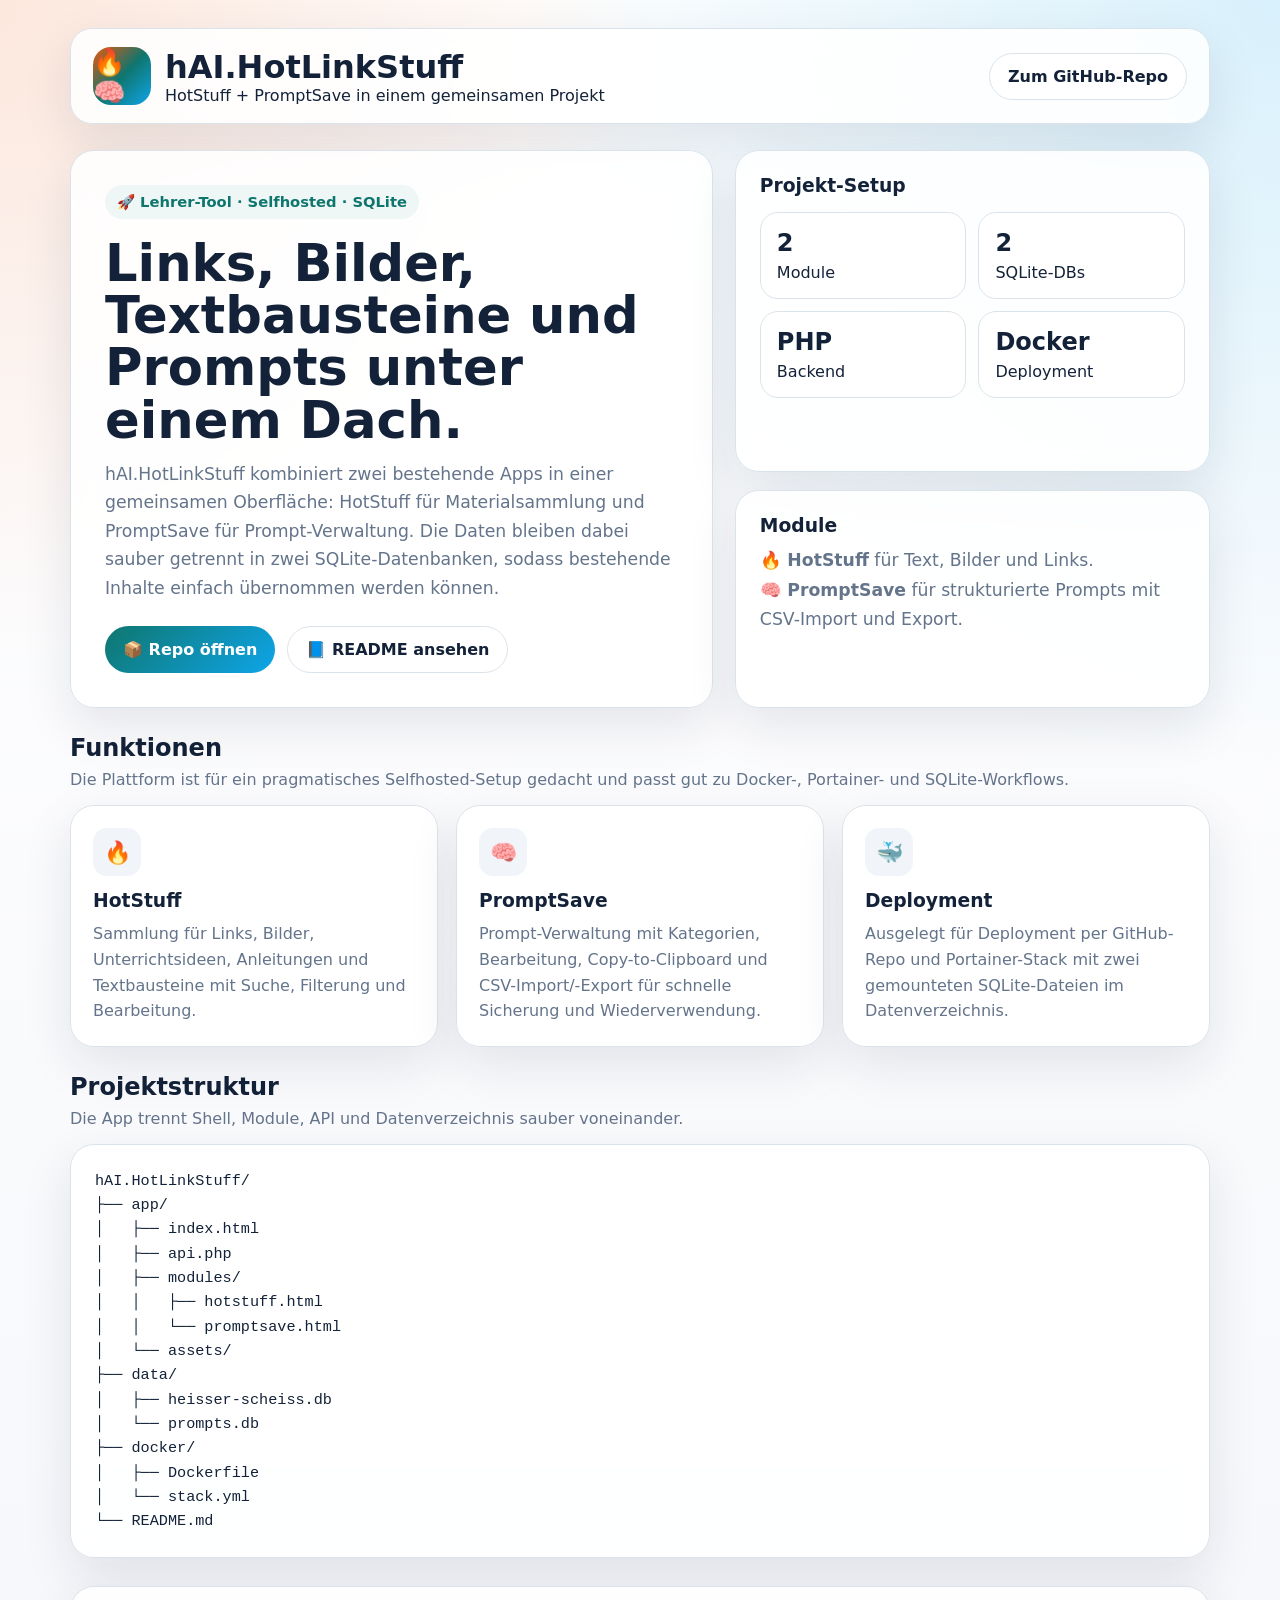
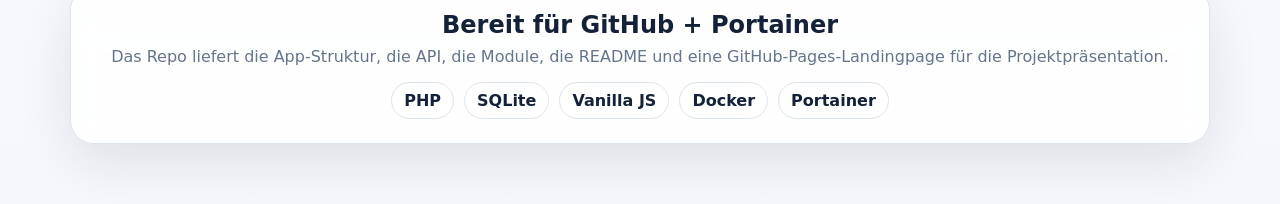
<file: index.html>
<!DOCTYPE html>
<html lang="de">
<head>
  <meta charset="UTF-8" />
  <meta name="viewport" content="width=device-width, initial-scale=1.0" />
  <title>hAI.HotLinkStuff</title>
  <meta name="description" content="hAI.HotLinkStuff vereint HotStuff und PromptSave in einem Projekt für Links, Bilder, Textbausteine und Prompts." />
  <style>
    :root {
      --bg: #f6f7fb;
      --surface: rgba(255,255,255,0.88);
      --text: #132238;
      --muted: #64748b;
      --border: #dbe3ea;
      --accent: #0f766e;
      --accent-2: #ea580c;
      --accent-3: #0ea5e9;
      --shadow: 0 18px 50px rgba(19, 34, 56, 0.10);
      --radius: 24px;
    }
    * { box-sizing: border-box; }
    body {
      margin: 0;
      font-family: Inter, system-ui, sans-serif;
      color: var(--text);
      background:
        radial-gradient(circle at top left, rgba(234,88,12,0.14), transparent 30%),
        radial-gradient(circle at top right, rgba(14,165,233,0.16), transparent 35%),
        linear-gradient(180deg, #ffffff 0%, #f6f7fb 100%);
    }
    .wrap { max-width: 1180px; margin: 0 auto; padding: 28px 20px 60px; }
    .topbar {
      display: flex; justify-content: space-between; align-items: center; gap: 18px;
      padding: 18px 22px; border: 1px solid var(--border); border-radius: 22px;
      background: var(--surface); backdrop-filter: blur(12px); box-shadow: var(--shadow);
    }
    .brand { display: flex; gap: 14px; align-items: center; }
    .brand-mark {
      width: 58px; height: 58px; border-radius: 18px; display: grid; place-items: center;
      font-size: 26px; color: white;
      background: linear-gradient(135deg, var(--accent-2), var(--accent), var(--accent-3));
    }
    h1,h2,h3,p { margin: 0; }
    .hero {
      margin-top: 26px;
      display: grid; grid-template-columns: 1.15fr 0.85fr; gap: 22px;
      align-items: stretch;
    }
    .hero-card, .panel, .feature, .code, .footer-card {
      border: 1px solid var(--border); border-radius: var(--radius); background: var(--surface);
      backdrop-filter: blur(12px); box-shadow: var(--shadow);
    }
    .hero-card { padding: 34px; }
    .eyebrow {
      display: inline-flex; gap: 8px; align-items: center; padding: 8px 12px;
      border-radius: 999px; background: #eef7f6; color: var(--accent); font-weight: 700; font-size: 0.92rem;
      margin-bottom: 18px;
    }
    .hero h2 { font-size: clamp(2rem, 4vw, 4rem); line-height: 1.02; margin-bottom: 14px; }
    .hero p { color: var(--muted); font-size: 1.08rem; line-height: 1.65; max-width: 60ch; }
    .hero-actions { display: flex; gap: 12px; flex-wrap: wrap; margin-top: 24px; }
    .btn {
      display: inline-flex; align-items: center; justify-content: center; gap: 10px;
      padding: 13px 18px; border-radius: 999px; text-decoration: none; font-weight: 700;
      border: 1px solid var(--border); transition: 0.2s ease;
    }
    .btn.primary { background: linear-gradient(135deg, var(--accent), var(--accent-3)); color: #fff; border: none; }
    .btn.secondary { background: #fff; color: var(--text); }
    .btn:hover { transform: translateY(-1px); }
    .hero-side { display: grid; gap: 18px; }
    .panel { padding: 24px; }
    .stat-grid { display: grid; grid-template-columns: repeat(2, 1fr); gap: 12px; margin-top: 16px; }
    .stat {
      padding: 16px; border-radius: 18px; background: #fff; border: 1px solid var(--border);
    }
    .stat strong { display: block; font-size: 1.5rem; margin-bottom: 6px; }
    .section { margin-top: 26px; }
    .section-head { margin-bottom: 16px; }
    .section-head p { color: var(--muted); margin-top: 8px; }
    .feature-grid { display: grid; grid-template-columns: repeat(3, 1fr); gap: 18px; }
    .feature { padding: 22px; }
    .feature .icon {
      width: 48px; height: 48px; border-radius: 14px; display: grid; place-items: center;
      background: #f1f5f9; font-size: 22px; margin-bottom: 14px;
    }
    .feature p { color: var(--muted); margin-top: 10px; line-height: 1.6; }
    .code { padding: 24px; overflow: auto; }
    pre { margin: 0; font-size: 0.95rem; line-height: 1.6; }
    .footer-card { margin-top: 28px; padding: 24px; text-align: center; }
    .footer-card p { color: var(--muted); margin-top: 8px; }
    .mini-badges { display: flex; gap: 10px; flex-wrap: wrap; margin-top: 16px; justify-content: center; }
    .mini-badges span {
      padding: 8px 12px; border-radius: 999px; background: #fff; border: 1px solid var(--border); font-weight: 600;
    }
    @media (max-width: 980px) {
      .hero, .feature-grid { grid-template-columns: 1fr; }
      .topbar { flex-direction: column; align-items: flex-start; }
    }
  </style>
</head>
<body>
  <div class="wrap">
    <header class="topbar">
      <div class="brand">
        <div class="brand-mark">🔥🧠</div>
        <div>
          <h1>hAI.HotLinkStuff</h1>
          <p>HotStuff + PromptSave in einem gemeinsamen Projekt</p>
        </div>
      </div>
      <a class="btn secondary" href="https://github.com/jbkunama1/hAi.HotLinkStuff" target="_blank" rel="noopener noreferrer">Zum GitHub-Repo</a>
    </header>

    <section class="hero">
      <article class="hero-card">
        <div class="eyebrow">🚀 Lehrer-Tool · Selfhosted · SQLite</div>
        <h2>Links, Bilder, Textbausteine und Prompts unter einem Dach.</h2>
        <p>
          hAI.HotLinkStuff kombiniert zwei bestehende Apps in einer gemeinsamen Oberfläche: HotStuff für Materialsammlung und PromptSave für Prompt-Verwaltung.
          Die Daten bleiben dabei sauber getrennt in zwei SQLite-Datenbanken, sodass bestehende Inhalte einfach übernommen werden können.
        </p>
        <div class="hero-actions">
          <a class="btn primary" href="https://github.com/jbkunama1/hAi.HotLinkStuff" target="_blank" rel="noopener noreferrer">📦 Repo öffnen</a>
          <a class="btn secondary" href="./README.md" target="_blank" rel="noopener noreferrer">📘 README ansehen</a>
        </div>
      </article>

      <aside class="hero-side">
        <div class="panel">
          <h3>Projekt-Setup</h3>
          <div class="stat-grid">
            <div class="stat"><strong>2</strong><span>Module</span></div>
            <div class="stat"><strong>2</strong><span>SQLite-DBs</span></div>
            <div class="stat"><strong>PHP</strong><span>Backend</span></div>
            <div class="stat"><strong>Docker</strong><span>Deployment</span></div>
          </div>
        </div>
        <div class="panel">
          <h3>Module</h3>
          <p style="margin-top:10px;color:var(--muted);line-height:1.7;">
            🔥 <strong>HotStuff</strong> für Text, Bilder und Links.<br>
            🧠 <strong>PromptSave</strong> für strukturierte Prompts mit CSV-Import und Export.
          </p>
        </div>
      </aside>
    </section>

    <section class="section">
      <div class="section-head">
        <h2>Funktionen</h2>
        <p>Die Plattform ist für ein pragmatisches Selfhosted-Setup gedacht und passt gut zu Docker-, Portainer- und SQLite-Workflows.</p>
      </div>
      <div class="feature-grid">
        <article class="feature">
          <div class="icon">🔥</div>
          <h3>HotStuff</h3>
          <p>Sammlung für Links, Bilder, Unterrichtsideen, Anleitungen und Textbausteine mit Suche, Filterung und Bearbeitung.</p>
        </article>
        <article class="feature">
          <div class="icon">🧠</div>
          <h3>PromptSave</h3>
          <p>Prompt-Verwaltung mit Kategorien, Bearbeitung, Copy-to-Clipboard und CSV-Import/-Export für schnelle Sicherung und Wiederverwendung.</p>
        </article>
        <article class="feature">
          <div class="icon">🐳</div>
          <h3>Deployment</h3>
          <p>Ausgelegt für Deployment per GitHub-Repo und Portainer-Stack mit zwei gemounteten SQLite-Dateien im Datenverzeichnis.</p>
        </article>
      </div>
    </section>

    <section class="section">
      <div class="section-head">
        <h2>Projektstruktur</h2>
        <p>Die App trennt Shell, Module, API und Datenverzeichnis sauber voneinander.</p>
      </div>
      <div class="code">
<pre>hAI.HotLinkStuff/
├── app/
│   ├── index.html
│   ├── api.php
│   ├── modules/
│   │   ├── hotstuff.html
│   │   └── promptsave.html
│   └── assets/
├── data/
│   ├── heisser-scheiss.db
│   └── prompts.db
├── docker/
│   ├── Dockerfile
│   └── stack.yml
└── README.md</pre>
      </div>
    </section>

    <section class="footer-card">
      <h2>Bereit für GitHub + Portainer</h2>
      <p>Das Repo liefert die App-Struktur, die API, die Module, die README und eine GitHub-Pages-Landingpage für die Projektpräsentation.</p>
      <div class="mini-badges">
        <span>PHP</span>
        <span>SQLite</span>
        <span>Vanilla JS</span>
        <span>Docker</span>
        <span>Portainer</span>
      </div>
    </section>
  </div>
</body>
</html>
</file>
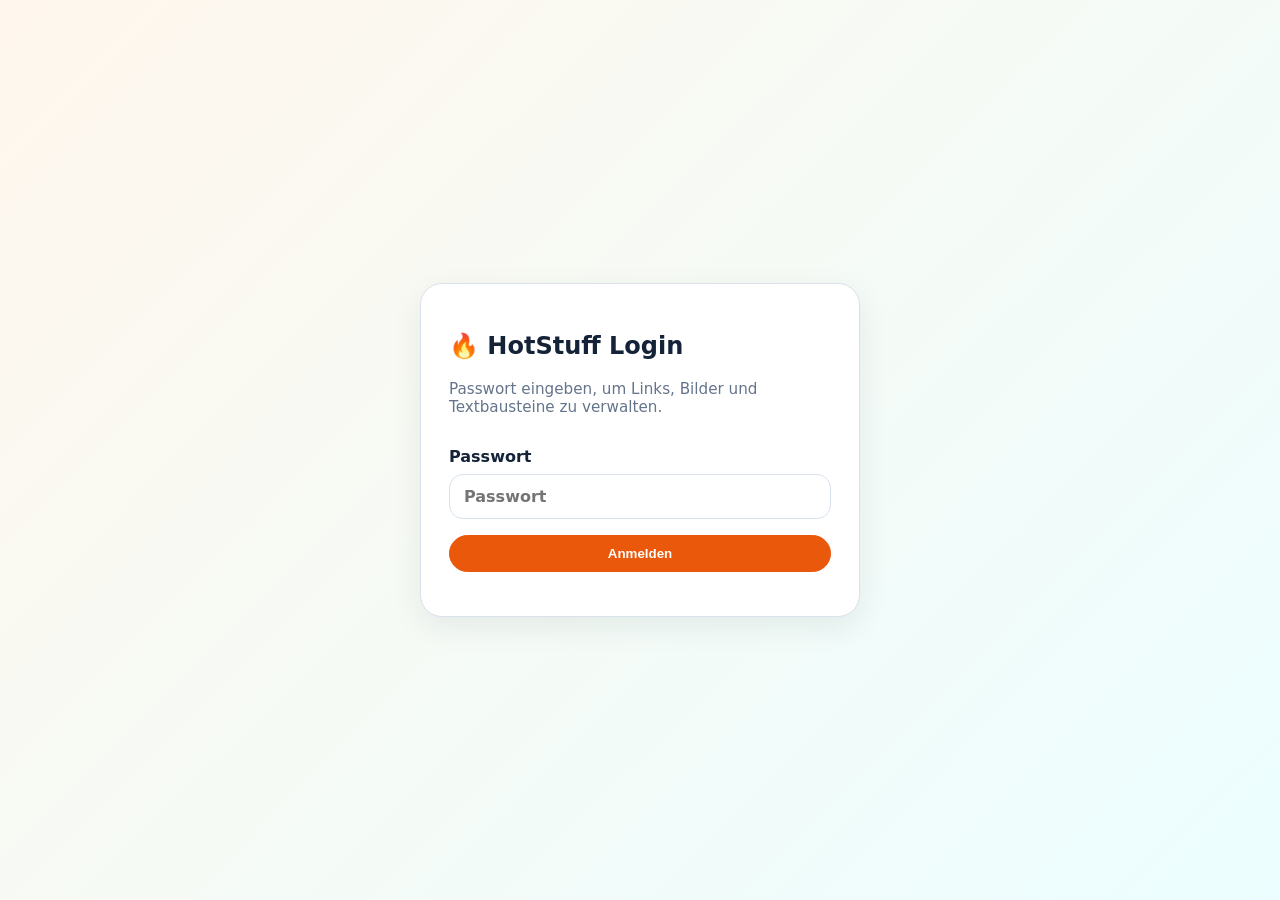
<file: hotstuff.html>
<!DOCTYPE html>
<html lang="de">
<head>
  <meta charset="UTF-8" />
  <meta name="viewport" content="width=device-width, initial-scale=1.0" />
  <title>HotStuff</title>
  <style>
    :root {
      --bg: #f7f8fb;
      --surface: #ffffff;
      --surface-2: #f1f5f9;
      --text: #142338;
      --muted: #64748b;
      --accent: #ea580c;
      --accent-2: #0f766e;
      --border: #d9e2ec;
      --danger: #dc2626;
      --radius: 18px;
      --shadow: 0 10px 30px rgba(20, 35, 56, 0.08);
    }
    * { box-sizing: border-box; }
    body { margin: 0; font-family: Inter, system-ui, sans-serif; background: var(--bg); color: var(--text); padding: 24px; }
    .wrap { max-width: 1400px; margin: 0 auto; }
    .topbar, .toolbar, .modal-card, .card { background: var(--surface); border: 1px solid var(--border); border-radius: var(--radius); box-shadow: var(--shadow); }
    .topbar { padding: 20px; display: flex; justify-content: space-between; align-items: center; gap: 16px; margin-bottom: 16px; }
    .brand { display: flex; gap: 14px; align-items: center; }
    .brand-badge { width: 56px; height: 56px; border-radius: 16px; display: grid; place-items: center; background: linear-gradient(135deg, var(--accent), var(--accent-2)); color: #fff; font-size: 26px; }
    .brand h1 { margin: 0; font-size: 1.35rem; }
    .brand p { margin: 5px 0 0; color: var(--muted); }
    .status { display: flex; align-items: center; gap: 8px; color: var(--muted); }
    .dot { width: 10px; height: 10px; border-radius: 50%; background: #94a3b8; }
    .dot.ok { background: #22c55e; }
    .dot.error { background: var(--danger); }
    .toolbar { padding: 16px; margin-bottom: 16px; display: grid; gap: 14px; }
    .toolbar-row { display: flex; gap: 10px; flex-wrap: wrap; align-items: center; }
    .tabs { display: flex; gap: 8px; flex-wrap: wrap; }
    .tab-btn, .btn { border: 1px solid var(--border); background: var(--surface-2); color: var(--text); padding: 10px 14px; border-radius: 999px; cursor: pointer; font-weight: 600; }
    .tab-btn.active, .btn.primary { background: var(--accent); color: #fff; border-color: var(--accent); }
    .btn.secondary { background: var(--accent-2); color: #fff; border-color: var(--accent-2); }
    .btn.danger { background: #fff; color: var(--danger); border-color: #fecaca; }
    .search { flex: 1; min-width: 220px; padding: 12px 14px; border-radius: 14px; border: 1px solid var(--border); background: #fff; }
    .grid { display: grid; grid-template-columns: repeat(auto-fill, minmax(280px, 1fr)); gap: 16px; }
    .card { padding: 18px; display: grid; gap: 12px; }
    .card h3 { margin: 0; font-size: 1.05rem; }
    .meta { display: flex; flex-wrap: wrap; gap: 8px; }
    .badge { padding: 6px 10px; border-radius: 999px; background: #fff7ed; color: #c2410c; font-size: 0.85rem; font-weight: 700; }
    .desc { color: var(--muted); white-space: pre-wrap; }
    .thumb { width: 100%; border-radius: 14px; border: 1px solid var(--border); max-height: 220px; object-fit: cover; }
    .link { word-break: break-all; color: var(--accent-2); text-decoration: none; }
    .card-actions { display: flex; gap: 8px; flex-wrap: wrap; }
    .empty { padding: 32px; text-align: center; color: var(--muted); background: var(--surface); border: 1px dashed var(--border); border-radius: var(--radius); }
    .modal { position: fixed; inset: 0; background: rgba(15, 23, 42, 0.45); display: none; align-items: center; justify-content: center; padding: 20px; z-index: 100; }
    .modal.show { display: flex; }
    .modal-card { width: min(720px, 100%); padding: 22px; max-height: 92vh; overflow: auto; }
    .modal-head { display: flex; justify-content: space-between; gap: 12px; align-items: center; margin-bottom: 18px; }
    .modal-head h2 { margin: 0; }
    .form-grid { display: grid; gap: 14px; }
    label { display: grid; gap: 8px; font-weight: 600; }
    input[type="text"], input[type="url"], textarea, select, input[type="password"] { width: 100%; padding: 12px 14px; border-radius: 14px; border: 1px solid var(--border); background: #fff; font: inherit; }
    textarea { min-height: 140px; resize: vertical; }
    .foot-actions { display: flex; justify-content: flex-end; gap: 10px; margin-top: 18px; flex-wrap: wrap; }
    .login-screen { position: fixed; inset: 0; display: grid; place-items: center; background: linear-gradient(135deg, #fff7ed, #ecfeff); z-index: 200; padding: 20px; }
    .login-card { width: min(440px, 100%); background: #fff; border: 1px solid var(--border); border-radius: 22px; box-shadow: var(--shadow); padding: 28px; display: grid; gap: 16px; }
    .hint { color: var(--muted); font-size: 0.95rem; }
    .hidden { display: none !important; }
    @media (max-width: 820px) {
      body { padding: 14px; }
      .topbar { flex-direction: column; align-items: flex-start; }
      .toolbar-row { flex-direction: column; align-items: stretch; }
      .search { width: 100%; }
      .grid { grid-template-columns: 1fr; }
    }
  </style>
</head>
<body>
  <div id="loginScreen" class="login-screen">
    <div class="login-card">
      <div>
        <h2>🔥 HotStuff Login</h2>
        <p class="hint">Passwort eingeben, um Links, Bilder und Textbausteine zu verwalten.</p>
      </div>
      <label>Passwort
        <input type="password" id="passwordInput" placeholder="Passwort" />
      </label>
      <button class="btn primary" id="loginBtn">Anmelden</button>
      <div class="hint" id="loginMessage"></div>
    </div>
  </div>

  <div class="wrap hidden" id="appWrap">
    <section class="topbar">
      <div class="brand">
        <div class="brand-badge">🔥</div>
        <div>
          <h1>Heisser Scheiss Manager</h1>
          <p>Text, Bilder und Links in einer Sammlung.</p>
        </div>
      </div>
      <div class="status"><span class="dot" id="statusDot"></span><span id="statusText">Nicht verbunden</span></div>
    </section>

    <section class="toolbar">
      <div class="toolbar-row">
        <input id="searchInput" class="search" type="text" placeholder="Suchen nach Titel, Text oder Link ..." />
        <button class="btn primary" id="newBtn">Neuer Eintrag</button>
        <button class="btn secondary" id="exportBtn">JSON exportieren</button>
      </div>
      <div class="tabs">
        <button class="tab-btn active" data-filter="all">📚 Alle</button>
        <button class="tab-btn" data-filter="text">📝 Text</button>
        <button class="tab-btn" data-filter="image">🖼️ Bilder</button>
        <button class="tab-btn" data-filter="link">🔗 Links</button>
      </div>
    </section>

    <section id="cards" class="grid"></section>
    <section id="emptyState" class="empty hidden">Noch keine Einträge vorhanden.</section>
  </div>

  <div id="modal" class="modal">
    <div class="modal-card">
      <div class="modal-head">
        <h2 id="modalTitle">Neuer Eintrag</h2>
        <button class="btn" id="closeModalBtn">Schließen</button>
      </div>
      <div class="form-grid">
        <label>Titel *
          <input type="text" id="titleInput" />
        </label>
        <label>Kategorie *
          <select id="categoryInput">
            <option value="">-- Wählen --</option>
            <option value="text">📝 Text</option>
            <option value="image">🖼️ Bilder</option>
            <option value="link">🔗 Links</option>
          </select>
        </label>
        <label>Anleitung/Beschreibung
          <textarea id="contentInput"></textarea>
        </label>
        <label>Bild hochladen
          <input type="file" id="imageInput" accept="image/*" />
        </label>
        <label>URL
          <input type="url" id="linkInput" placeholder="https://..." />
        </label>
      </div>
      <div class="foot-actions">
        <button class="btn" id="cancelBtn">Abbrechen</button>
        <button class="btn primary" id="saveBtn">Speichern</button>
      </div>
    </div>
  </div>

  <script>
    const API_URL = '../api.php';
    let apiPassword = '';
    let items = [];
    let activeFilter = 'all';
    let editingId = null;
    let currentImageData = '';

    const loginScreen = document.getElementById('loginScreen');
    const appWrap = document.getElementById('appWrap');
    const passwordInput = document.getElementById('passwordInput');
    const loginBtn = document.getElementById('loginBtn');
    const loginMessage = document.getElementById('loginMessage');
    const statusDot = document.getElementById('statusDot');
    const statusText = document.getElementById('statusText');
    const cards = document.getElementById('cards');
    const emptyState = document.getElementById('emptyState');
    const searchInput = document.getElementById('searchInput');
    const modal = document.getElementById('modal');
    const modalTitle = document.getElementById('modalTitle');
    const titleInput = document.getElementById('titleInput');
    const categoryInput = document.getElementById('categoryInput');
    const contentInput = document.getElementById('contentInput');
    const imageInput = document.getElementById('imageInput');
    const linkInput = document.getElementById('linkInput');

    async function apiRequest(action, payload = {}) {
      const response = await fetch(API_URL, {
        method: 'POST',
        headers: { 'Content-Type': 'application/json' },
        body: JSON.stringify({
          resource: 'items',
          action,
          password: apiPassword,
          ...payload
        })
      });
      return response.json();
    }

    function setStatus(ok, message) {
      statusDot.className = 'dot ' + (ok ? 'ok' : 'error');
      statusText.textContent = message;
    }

    async function login() {
      apiPassword = passwordInput.value.trim();
      loginMessage.textContent = 'Prüfe Zugang ...';
      try {
        const result = await apiRequest('test');
        if (!result.success) throw new Error(result.message || 'Login fehlgeschlagen');
        loginScreen.classList.add('hidden');
        appWrap.classList.remove('hidden');
        setStatus(true, 'Verbindung OK');
        loginMessage.textContent = '';
        await loadItems();
      } catch (err) {
        setStatus(false, 'Fehler');
        loginMessage.textContent = err.message;
      }
    }

    async function loadItems() {
      const result = await apiRequest('getAll');
      if (!result.success) throw new Error(result.message || 'Laden fehlgeschlagen');
      items = result.items || [];
      renderItems();
    }

    function getFilteredItems() {
      const q = searchInput.value.trim().toLowerCase();
      return items.filter(item => {
        const categoryMatch = activeFilter === 'all' ? true : item.category === activeFilter;
        const text = [item.title, item.content, item.link].join(' ').toLowerCase();
        const searchMatch = q === '' ? true : text.includes(q);
        return categoryMatch && searchMatch;
      });
    }

    function renderItems() {
      const filtered = getFilteredItems();
      cards.innerHTML = '';
      emptyState.classList.toggle('hidden', filtered.length !== 0);
      if (!filtered.length) return;

      filtered.forEach(item => {
        const article = document.createElement('article');
        article.className = 'card';
        article.innerHTML = `
          <div class="meta"><span class="badge">${item.category}</span></div>
          <h3>${escapeHtml(item.title || '')}</h3>
          ${item.image ? `<img class="thumb" src="${item.image}" alt="${escapeHtml(item.title || 'Bild')}" />` : ''}
          ${item.content ? `<div class="desc">${escapeHtml(item.content)}</div>` : ''}
          ${item.link ? `<a class="link" href="${escapeHtml(item.link)}" target="_blank" rel="noopener noreferrer">${escapeHtml(item.link)}</a>` : ''}
          <div class="hint">Erstellt: ${escapeHtml(item.created_at || '-')}</div>
          <div class="card-actions">
            <button class="btn" data-edit="${item.id}">Bearbeiten</button>
            <button class="btn danger" data-delete="${item.id}">Löschen</button>
          </div>
        `;
        cards.appendChild(article);
      });
    }

    function openModal(item = null) {
      editingId = item ? item.id : null;
      modalTitle.textContent = item ? 'Eintrag bearbeiten' : 'Neuer Eintrag';
      titleInput.value = item?.title || '';
      categoryInput.value = item?.category || '';
      contentInput.value = item?.content || '';
      linkInput.value = item?.link || '';
      currentImageData = item?.image || '';
      imageInput.value = '';
      modal.classList.add('show');
    }

    function closeModal() {
      modal.classList.remove('show');
    }

    function escapeHtml(value) {
      return String(value)
        .replace(/&/g, '&amp;')
        .replace(/</g, '&lt;')
        .replace(/>/g, '&gt;')
        .replace(/"/g, '&quot;')
        .replace(/'/g, '&#039;');
    }

    function fileToBase64(file) {
      return new Promise((resolve, reject) => {
        if (!file) return resolve('');
        const reader = new FileReader();
        reader.onload = () => resolve(reader.result);
        reader.onerror = reject;
        reader.readAsDataURL(file);
      });
    }

    async function saveItem() {
      const title = titleInput.value.trim();
      const category = categoryInput.value;
      if (!title || !category) {
        alert('Titel und Kategorie sind Pflichtfelder.');
        return;
      }
      const file = imageInput.files[0];
      const imageData = file ? await fileToBase64(file) : currentImageData;
      const item = {
        id: editingId,
        title,
        category,
        content: contentInput.value.trim(),
        link: linkInput.value.trim(),
        image: imageData || ''
      };
      const result = editingId
        ? await apiRequest('update', { item })
        : await apiRequest('create', { item });
      if (!result.success) {
        alert(result.message || 'Fehler beim Speichern');
        return;
      }
      closeModal();
      await loadItems();
    }

    async function deleteItem(id) {
      if (!confirm('Eintrag wirklich löschen?')) return;
      const result = await apiRequest('delete', { id });
      if (!result.success) {
        alert(result.message || 'Fehler beim Löschen');
        return;
      }
      await loadItems();
    }

    function exportJson() {
      const blob = new Blob([JSON.stringify(items, null, 2)], { type: 'application/json' });
      const url = URL.createObjectURL(blob);
      const a = document.createElement('a');
      a.href = url;
      a.download = 'hotstuff-export.json';
      a.click();
      URL.revokeObjectURL(url);
    }

    document.querySelectorAll('[data-filter]').forEach(btn => {
      btn.addEventListener('click', () => {
        document.querySelectorAll('[data-filter]').forEach(x => x.classList.remove('active'));
        btn.classList.add('active');
        activeFilter = btn.dataset.filter;
        renderItems();
      });
    });

    searchInput.addEventListener('input', renderItems);
    document.getElementById('newBtn').addEventListener('click', () => openModal());
    document.getElementById('closeModalBtn').addEventListener('click', closeModal);
    document.getElementById('cancelBtn').addEventListener('click', closeModal);
    document.getElementById('saveBtn').addEventListener('click', saveItem);
    document.getElementById('exportBtn').addEventListener('click', exportJson);
    loginBtn.addEventListener('click', login);
    passwordInput.addEventListener('keydown', e => { if (e.key === 'Enter') login(); });

    cards.addEventListener('click', e => {
      const editId = e.target.getAttribute('data-edit');
      const deleteId = e.target.getAttribute('data-delete');
      if (editId) {
        const item = items.find(x => String(x.id) === String(editId));
        if (item) openModal(item);
      }
      if (deleteId) deleteItem(deleteId);
    });
  </script>
</body>
</html>
</file>
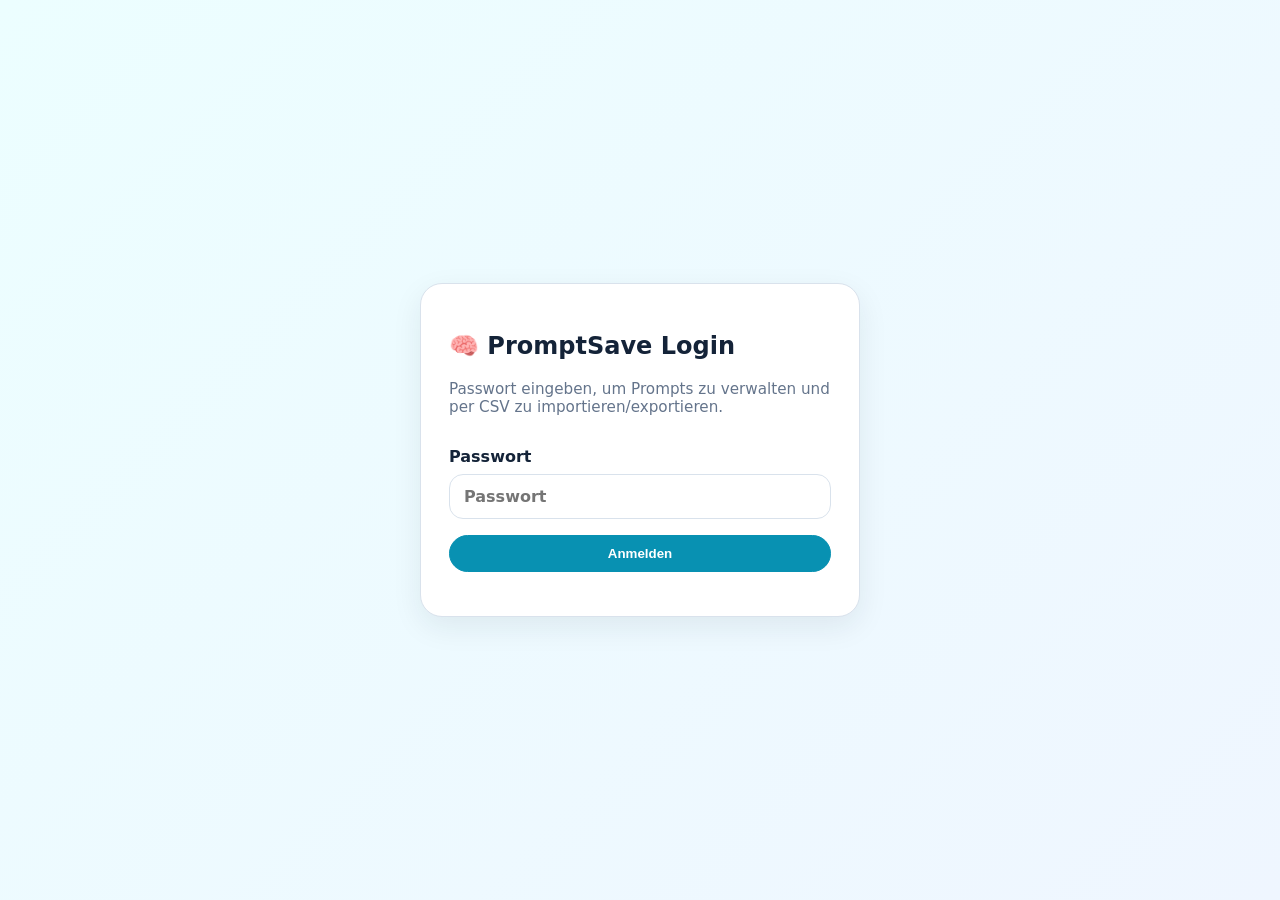
<file: promptsave.html>
<!DOCTYPE html>
<html lang="de">
<head>
  <meta charset="UTF-8" />
  <meta name="viewport" content="width=device-width, initial-scale=1.0" />
  <title>PromptSave</title>
  <style>
    :root {
      --bg: #f5f7fb;
      --surface: #ffffff;
      --surface-2: #eff4f8;
      --text: #142338;
      --muted: #64748b;
      --accent: #0891b2;
      --accent-2: #1d4ed8;
      --border: #d9e2ec;
      --danger: #dc2626;
      --radius: 18px;
      --shadow: 0 10px 30px rgba(20, 35, 56, 0.08);
    }
    * { box-sizing: border-box; }
    body { margin: 0; font-family: Inter, system-ui, sans-serif; background: var(--bg); color: var(--text); padding: 24px; }
    .wrap { max-width: 1400px; margin: 0 auto; }
    .topbar, .toolbar, .card, .modal-card, .import-card { background: var(--surface); border: 1px solid var(--border); border-radius: var(--radius); box-shadow: var(--shadow); }
    .topbar { padding: 20px; display: flex; justify-content: space-between; align-items: center; gap: 16px; margin-bottom: 16px; }
    .brand { display: flex; gap: 14px; align-items: center; }
    .brand-badge { width: 56px; height: 56px; border-radius: 16px; display: grid; place-items: center; background: linear-gradient(135deg, var(--accent), var(--accent-2)); color: #fff; font-size: 26px; }
    .brand h1 { margin: 0; font-size: 1.35rem; }
    .brand p { margin: 5px 0 0; color: var(--muted); }
    .status { display: flex; align-items: center; gap: 8px; color: var(--muted); }
    .dot { width: 10px; height: 10px; border-radius: 50%; background: #94a3b8; }
    .dot.ok { background: #22c55e; }
    .dot.error { background: var(--danger); }
    .toolbar { padding: 16px; margin-bottom: 16px; display: grid; gap: 14px; }
    .toolbar-row { display: flex; gap: 10px; flex-wrap: wrap; align-items: center; }
    .btn { border: 1px solid var(--border); background: var(--surface-2); color: var(--text); padding: 10px 14px; border-radius: 999px; cursor: pointer; font-weight: 600; }
    .btn.primary { background: var(--accent); color: #fff; border-color: var(--accent); }
    .btn.secondary { background: var(--accent-2); color: #fff; border-color: var(--accent-2); }
    .btn.danger { background: #fff; color: var(--danger); border-color: #fecaca; }
    .search, select, input[type="text"], input[type="password"], textarea { width: 100%; padding: 12px 14px; border-radius: 14px; border: 1px solid var(--border); background: #fff; font: inherit; }
    textarea { min-height: 180px; resize: vertical; }
    .toolbar-grid { display: grid; grid-template-columns: 1.2fr 220px; gap: 12px; }
    .grid { display: grid; grid-template-columns: repeat(auto-fill, minmax(300px, 1fr)); gap: 16px; }
    .card { padding: 18px; display: grid; gap: 12px; }
    .card h3 { margin: 0; font-size: 1.05rem; }
    .content { color: var(--muted); white-space: pre-wrap; max-height: 240px; overflow: auto; }
    .meta { display: flex; flex-wrap: wrap; gap: 8px; }
    .badge { padding: 6px 10px; border-radius: 999px; background: #ecfeff; color: #0e7490; font-size: 0.85rem; font-weight: 700; }
    .small { color: var(--muted); font-size: 0.9rem; }
    .card-actions { display: flex; gap: 8px; flex-wrap: wrap; }
    .empty { padding: 32px; text-align: center; color: var(--muted); background: var(--surface); border: 1px dashed var(--border); border-radius: var(--radius); }
    .import-card { padding: 18px; margin-top: 16px; display: grid; gap: 12px; }
    .modal { position: fixed; inset: 0; background: rgba(15, 23, 42, 0.45); display: none; align-items: center; justify-content: center; padding: 20px; z-index: 100; }
    .modal.show { display: flex; }
    .modal-card { width: min(820px, 100%); padding: 22px; max-height: 92vh; overflow: auto; }
    .modal-head { display: flex; justify-content: space-between; gap: 12px; align-items: center; margin-bottom: 18px; }
    .modal-head h2 { margin: 0; }
    .form-grid { display: grid; gap: 14px; }
    label { display: grid; gap: 8px; font-weight: 600; }
    .foot-actions { display: flex; justify-content: flex-end; gap: 10px; margin-top: 18px; flex-wrap: wrap; }
    .login-screen { position: fixed; inset: 0; display: grid; place-items: center; background: linear-gradient(135deg, #ecfeff, #eff6ff); z-index: 200; padding: 20px; }
    .login-card { width: min(440px, 100%); background: #fff; border: 1px solid var(--border); border-radius: 22px; box-shadow: var(--shadow); padding: 28px; display: grid; gap: 16px; }
    .hint { color: var(--muted); font-size: 0.95rem; }
    .hidden { display: none !important; }
    @media (max-width: 820px) {
      body { padding: 14px; }
      .topbar { flex-direction: column; align-items: flex-start; }
      .toolbar-row, .toolbar-grid { grid-template-columns: 1fr; display: grid; }
      .grid { grid-template-columns: 1fr; }
    }
  </style>
</head>
<body>
  <div id="loginScreen" class="login-screen">
    <div class="login-card">
      <div>
        <h2>🧠 PromptSave Login</h2>
        <p class="hint">Passwort eingeben, um Prompts zu verwalten und per CSV zu importieren/exportieren.</p>
      </div>
      <label>Passwort
        <input type="password" id="passwordInput" placeholder="Passwort" />
      </label>
      <button class="btn primary" id="loginBtn">Anmelden</button>
      <div class="hint" id="loginMessage"></div>
    </div>
  </div>

  <div class="wrap hidden" id="appWrap">
    <section class="topbar">
      <div class="brand">
        <div class="brand-badge">🧠</div>
        <div>
          <h1>PromptSave</h1>
          <p>Prompts sammeln, suchen, importieren und exportieren.</p>
        </div>
      </div>
      <div class="status"><span class="dot" id="statusDot"></span><span id="statusText">Nicht verbunden</span></div>
    </section>

    <section class="toolbar">
      <div class="toolbar-row">
        <button class="btn primary" id="newBtn">Neuer Prompt</button>
        <button class="btn secondary" id="exportBtn">CSV exportieren</button>
      </div>
      <div class="toolbar-grid">
        <input id="searchInput" class="search" type="text" placeholder="Suchen nach Titel oder Inhalt ..." />
        <select id="categoryFilter">
          <option value="all">Alle Kategorien</option>
          <option value="gemini">gemini</option>
          <option value="chatgpt">chatgpt</option>
          <option value="general">general</option>
        </select>
      </div>
    </section>

    <section id="cards" class="grid"></section>
    <section id="emptyState" class="empty hidden">Noch keine Prompts vorhanden.</section>

    <section class="import-card">
      <div>
        <h3>📥 Import & Export</h3>
        <p class="hint">CSV-Format: <code>title,content,category</code> — Kategorien: <code>gemini</code>, <code>chatgpt</code>, <code>general</code>.</p>
      </div>
      <textarea id="csvInput" placeholder="title,content,category&#10;Mein Prompt,Erstelle eine Unterrichtsidee,general"></textarea>
      <div class="toolbar-row">
        <button class="btn secondary" id="importBtn">CSV importieren</button>
        <div class="hint" id="importMessage"></div>
      </div>
    </section>
  </div>

  <div id="modal" class="modal">
    <div class="modal-card">
      <div class="modal-head">
        <h2 id="modalTitle">Neuer Prompt</h2>
        <button class="btn" id="closeModalBtn">Schließen</button>
      </div>
      <div class="form-grid">
        <label>Titel *
          <input type="text" id="titleInput" maxlength="200" />
        </label>
        <label>Kategorie *
          <select id="categoryInput">
            <option value="gemini">gemini</option>
            <option value="chatgpt">chatgpt</option>
            <option value="general">general</option>
          </select>
        </label>
        <label>Prompt-Inhalt *
          <textarea id="contentInput" maxlength="10000"></textarea>
        </label>
      </div>
      <div class="foot-actions">
        <button class="btn" id="cancelBtn">Abbrechen</button>
        <button class="btn primary" id="saveBtn">Speichern</button>
      </div>
    </div>
  </div>

  <script>
    const API_URL = '../api.php';
    let apiPassword = '';
    let prompts = [];
    let editingId = null;

    const loginScreen = document.getElementById('loginScreen');
    const appWrap = document.getElementById('appWrap');
    const passwordInput = document.getElementById('passwordInput');
    const loginBtn = document.getElementById('loginBtn');
    const loginMessage = document.getElementById('loginMessage');
    const statusDot = document.getElementById('statusDot');
    const statusText = document.getElementById('statusText');
    const cards = document.getElementById('cards');
    const emptyState = document.getElementById('emptyState');
    const searchInput = document.getElementById('searchInput');
    const categoryFilter = document.getElementById('categoryFilter');
    const modal = document.getElementById('modal');
    const modalTitle = document.getElementById('modalTitle');
    const titleInput = document.getElementById('titleInput');
    const categoryInput = document.getElementById('categoryInput');
    const contentInput = document.getElementById('contentInput');
    const csvInput = document.getElementById('csvInput');
    const importMessage = document.getElementById('importMessage');

    async function apiRequest(action, payload = {}) {
      const response = await fetch(API_URL, {
        method: 'POST',
        headers: { 'Content-Type': 'application/json' },
        body: JSON.stringify({
          resource: 'prompts',
          action,
          password: apiPassword,
          ...payload
        })
      });
      return response.json();
    }

    function setStatus(ok, message) {
      statusDot.className = 'dot ' + (ok ? 'ok' : 'error');
      statusText.textContent = message;
    }

    async function login() {
      apiPassword = passwordInput.value.trim();
      loginMessage.textContent = 'Prüfe Zugang ...';
      try {
        const result = await apiRequest('test');
        if (!result.success) throw new Error(result.message || 'Login fehlgeschlagen');
        loginScreen.classList.add('hidden');
        appWrap.classList.remove('hidden');
        setStatus(true, 'Verbindung OK');
        loginMessage.textContent = '';
        await loadPrompts();
      } catch (err) {
        setStatus(false, 'Fehler');
        loginMessage.textContent = err.message;
      }
    }

    async function loadPrompts() {
      const result = await apiRequest('getAll');
      if (!result.success) throw new Error(result.message || 'Laden fehlgeschlagen');
      prompts = result.prompts || [];
      renderPrompts();
    }

    function getFilteredPrompts() {
      const q = searchInput.value.trim().toLowerCase();
      const cat = categoryFilter.value;
      return prompts.filter(prompt => {
        const categoryMatch = cat === 'all' ? true : prompt.category === cat;
        const haystack = [prompt.title, prompt.content, prompt.category].join(' ').toLowerCase();
        const searchMatch = q === '' ? true : haystack.includes(q);
        return categoryMatch && searchMatch;
      });
    }

    function renderPrompts() {
      const filtered = getFilteredPrompts();
      cards.innerHTML = '';
      emptyState.classList.toggle('hidden', filtered.length !== 0);
      if (!filtered.length) return;

      filtered.forEach(prompt => {
        const article = document.createElement('article');
        article.className = 'card';
        article.innerHTML = `
          <div class="meta"><span class="badge">${escapeHtml(prompt.category)}</span></div>
          <h3>${escapeHtml(prompt.title)}</h3>
          <div class="content">${escapeHtml(prompt.content)}</div>
          <div class="small">Aktualisiert: ${escapeHtml(prompt.updated_at || '-')}</div>
          <div class="card-actions">
            <button class="btn" data-copy="${prompt.id}">Kopieren</button>
            <button class="btn" data-edit="${prompt.id}">Bearbeiten</button>
            <button class="btn danger" data-delete="${prompt.id}">Löschen</button>
          </div>
        `;
        cards.appendChild(article);
      });
    }

    function openModal(prompt = null) {
      editingId = prompt ? prompt.id : null;
      modalTitle.textContent = prompt ? 'Prompt bearbeiten' : 'Neuer Prompt';
      titleInput.value = prompt?.title || '';
      categoryInput.value = prompt?.category || 'general';
      contentInput.value = prompt?.content || '';
      modal.classList.add('show');
    }

    function closeModal() {
      modal.classList.remove('show');
    }

    function escapeHtml(value) {
      return String(value)
        .replace(/&/g, '&amp;')
        .replace(/</g, '&lt;')
        .replace(/>/g, '&gt;')
        .replace(/"/g, '&quot;')
        .replace(/'/g, '&#039;');
    }

    async function savePrompt() {
      const title = titleInput.value.trim();
      const content = contentInput.value.trim();
      const category = categoryInput.value;
      if (!title || !content) {
        alert('Titel und Inhalt sind Pflichtfelder.');
        return;
      }
      if (content.length > 10000) {
        alert('Maximal 10.000 Zeichen pro Prompt.');
        return;
      }
      const prompt = { id: editingId, title, content, category };
      const result = editingId
        ? await apiRequest('update', { prompt })
        : await apiRequest('create', { prompt });
      if (!result.success) {
        alert(result.message || 'Fehler beim Speichern');
        return;
      }
      closeModal();
      await loadPrompts();
    }

    async function deletePrompt(id) {
      if (!confirm('Prompt wirklich löschen?')) return;
      const result = await apiRequest('delete', { id });
      if (!result.success) {
        alert(result.message || 'Fehler beim Löschen');
        return;
      }
      await loadPrompts();
    }

    async function exportCsv() {
      const result = await apiRequest('exportCsv');
      if (!result.success) {
        alert(result.message || 'CSV-Export fehlgeschlagen');
        return;
      }
      const rows = result.rows || [];
      const csv = ['title,content,category']
        .concat(rows.map(r => [r.title, r.content, r.category].map(csvEscape).join(',')))
        .join('\n');
      const blob = new Blob([csv], { type: 'text/csv;charset=utf-8;' });
      const url = URL.createObjectURL(blob);
      const a = document.createElement('a');
      a.href = url;
      a.download = 'prompts-export.csv';
      a.click();
      URL.revokeObjectURL(url);
    }

    function csvEscape(value) {
      const text = String(value ?? '');
      return '"' + text.replace(/"/g, '""') + '"';
    }

    async function importCsv() {
      const csv = csvInput.value.trim();
      if (!csv) {
        importMessage.textContent = 'Bitte CSV-Inhalt einfügen.';
        return;
      }
      const result = await apiRequest('importCsv', { csv });
      importMessage.textContent = result.message || '';
      if (result.success) {
        csvInput.value = '';
        await loadPrompts();
      }
    }

    async function copyPrompt(id) {
      const prompt = prompts.find(x => String(x.id) === String(id));
      if (!prompt) return;
      try {
        await navigator.clipboard.writeText(prompt.content || '');
        alert('Prompt in die Zwischenablage kopiert.');
      } catch {
        alert('Kopieren nicht möglich.');
      }
    }

    loginBtn.addEventListener('click', login);
    passwordInput.addEventListener('keydown', e => { if (e.key === 'Enter') login(); });
    searchInput.addEventListener('input', renderPrompts);
    categoryFilter.addEventListener('change', renderPrompts);
    document.getElementById('newBtn').addEventListener('click', () => openModal());
    document.getElementById('closeModalBtn').addEventListener('click', closeModal);
    document.getElementById('cancelBtn').addEventListener('click', closeModal);
    document.getElementById('saveBtn').addEventListener('click', savePrompt);
    document.getElementById('exportBtn').addEventListener('click', exportCsv);
    document.getElementById('importBtn').addEventListener('click', importCsv);

    cards.addEventListener('click', e => {
      const editId = e.target.getAttribute('data-edit');
      const deleteId = e.target.getAttribute('data-delete');
      const copyId = e.target.getAttribute('data-copy');
      if (editId) {
        const prompt = prompts.find(x => String(x.id) === String(editId));
        if (prompt) openModal(prompt);
      }
      if (deleteId) deletePrompt(deleteId);
      if (copyId) copyPrompt(copyId);
    });
  </script>
</body>
</html>
</file>
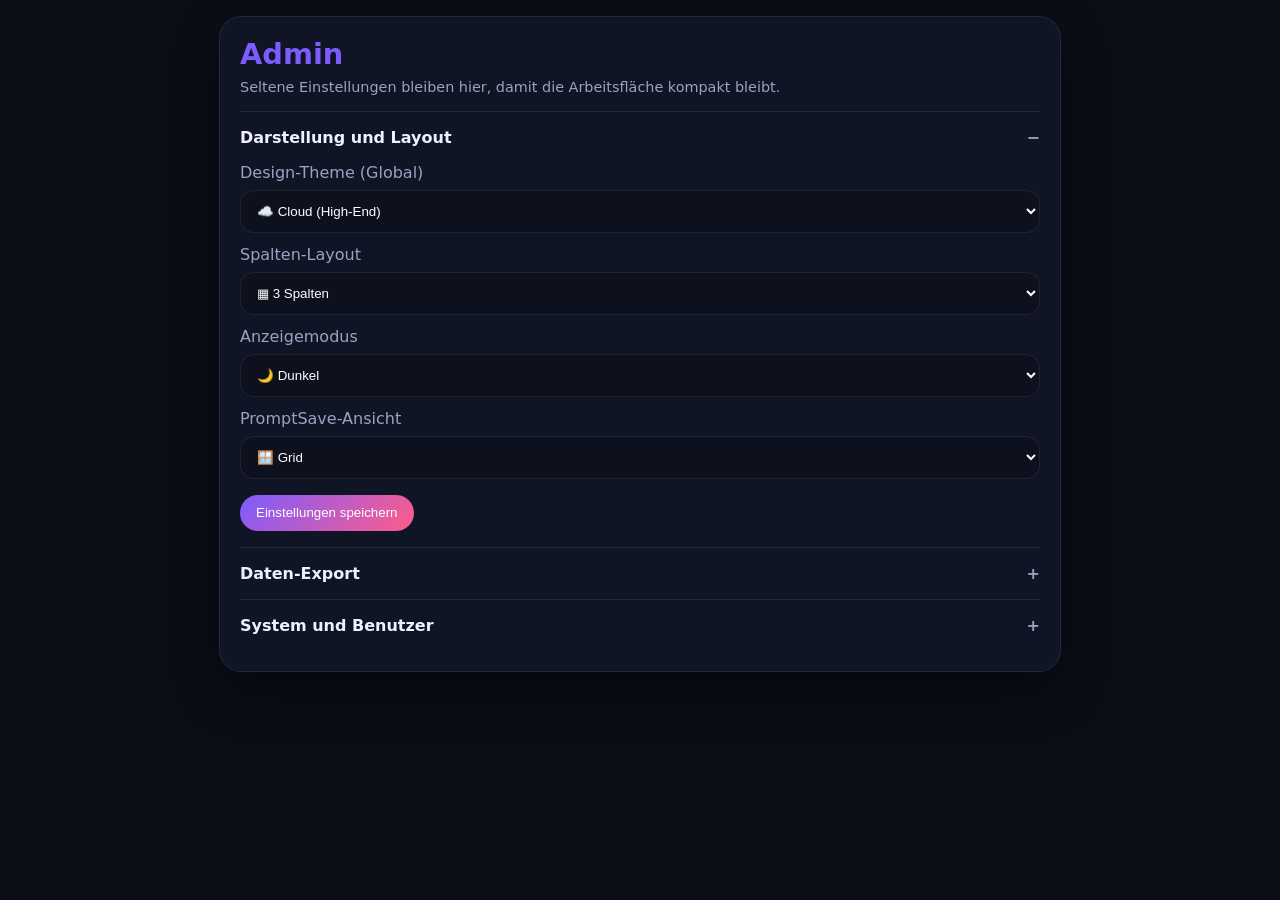
<file: app/modules/admin.html>
<!DOCTYPE html>
<html lang="de">
<head>
  <meta charset="UTF-8" />
  <meta name="viewport" content="width=device-width, initial-scale=1.0" />
  <title>Admin</title>
  <style>
    :root {
      /* Shared design system - ideally imported from app.css */
      --bg: #0b0e17;
      --panel: rgba(18, 23, 41, 0.85);
      --text: #eef1fb;
      --accent: #7c5cff;
      --border: rgba(255,255,255,0.08);
      --radius: 22px;
    }
    body {
      background: var(--bg);
      color: var(--text);
      font-family: system-ui, sans-serif;
      padding: 1rem;
      margin: 0;
    }
    .admin-card {
      background: var(--panel);
      backdrop-filter: blur(18px);
      border: 1px solid var(--border);
      border-radius: var(--radius);
      padding: 1.25rem;
      box-shadow: 0 20px 50px rgba(0,0,0,0.45);
      max-width: 800px;
      margin: 0 auto;
    }
    h1 { color: var(--accent); font-size: clamp(1.35rem, 4vw, 1.8rem); margin: 0 0 1rem; }
    .admin-intro { color: #9aa3c0; margin: -0.5rem 0 1rem; font-size: .9rem; }
    .admin-section { border-top: 1px solid var(--border); }
    .admin-section summary {
      cursor: pointer;
      list-style: none;
      padding: 1rem 0;
      font-weight: 700;
    }
    .admin-section summary::-webkit-details-marker { display: none; }
    .admin-section summary::after { content: '+'; float: right; color: #9aa3c0; }
    .admin-section[open] summary::after { content: '−'; }
    .admin-section-content { padding: 0 0 1rem; }
    .form-group { margin-bottom: 1rem; }
    label { display: block; margin-bottom: 0.5rem; color: #9aa3c0; }
    input, select {
      width: 100%;
      padding: 0.75rem;
      border-radius: 14px;
      border: 1px solid var(--border);
      background: rgba(0,0,0,0.2);
      color: white;
    }
    .select-grid { display: grid; gap: .75rem; }
    .button-row { display: flex; gap: .5rem; flex-wrap: wrap; align-items: center; }
    button {
      background: linear-gradient(135deg, #7c5cff, #ff5c8a);
      color: white;
      padding: 0.65rem 1rem;
      border: none;
      border-radius: 999px;
      cursor: pointer;
      transition: transform 0.2s;
    }
    button:hover { transform: translateY(-2px); }
  </style>
</head>
<body>
  <div class="admin-card">
    <h1>Admin</h1>
    <p class="admin-intro">Seltene Einstellungen bleiben hier, damit die Arbeitsfläche kompakt bleibt.</p>
    <details class="admin-section" open>
      <summary>Darstellung und Layout</summary>
      <div class="admin-section-content">
        <div class="select-grid">
          <div>
            <label for="adminThemeSelect">Design-Theme (Global)</label>
            <select id="adminThemeSelect">
        <option value="cloud">☁️ Cloud (High-End)</option>
        <option value="ember">🔥 Ember</option>
        <option value="ocean">🌊 Ocean</option>
        <option value="violet">🔮 Violet</option>
        <option value="frost">❄️ Frost</option>
        <option value="mint">🌿 Mint</option>
        <option value="sunset">🌅 Sunset</option>
            </select>
          </div>
          <div>
            <label for="adminLayoutSelect">Spalten-Layout</label>
            <select id="adminLayoutSelect">
        <option value="3">▦ 3 Spalten</option>
        <option value="2">▤ 2 Spalten</option>
        <option value="1">▬ Untereinander</option>
            </select>
          </div>
          <div>
            <label for="adminModeSelect">Anzeigemodus</label>
            <select id="adminModeSelect">
        <option value="dark">🌙 Dunkel</option>
        <option value="light">☀️ Hell</option>
            </select>
          </div>
          <div>
            <label for="adminPromptsaveViewSelect">PromptSave-Ansicht</label>
            <select id="adminPromptsaveViewSelect">
            <option value="grid">🪟 Grid</option>
            <option value="list">📄 Liste</option>
            </select>
          </div>
        </div>
        <div class="button-row" style="margin-top: 1rem;">
          <button id="savePreferences">Einstellungen speichern</button>
          <span id="saveStatus" style="color: #24d1c4; display: none;">Gespeichert!</span>
        </div>
      </div>
    </details>
    <details class="admin-section">
      <summary>Daten-Export</summary>
      <div class="admin-section-content">
        <div class="button-row">
          <button id="exportHotstuffBtn" type="button">HotStuff JSON</button>
          <button id="exportPromptsaveBtn" type="button">PromptSave JSON</button>
          <button id="exportPromptsaveCsvBtn" type="button">PromptSave CSV</button>
        </div>
        <span id="exportStatus" style="display: none; color: #24d1c4;"></span>
      </div>
    </details>
    <details class="admin-section">
      <summary>System und Benutzer</summary>
      <div class="admin-section-content">
        <p>Benutzerverwaltung ist vorbereitet, aber noch nicht aktiviert.</p>
        <div class="button-row">
          <button type="button">Cache leeren</button>
          <button type="button">Logs exportieren</button>
        </div>
      </div>
    </details>
  </div>
  <script>
    const adminThemeSelect = document.getElementById('adminThemeSelect');
    const adminLayoutSelect = document.getElementById('adminLayoutSelect');
    const adminModeSelect = document.getElementById('adminModeSelect');
    const adminPromptsaveViewSelect = document.getElementById('adminPromptsaveViewSelect');
    const savePreferences = document.getElementById('savePreferences');
    const saveStatus = document.getElementById('saveStatus');

    adminThemeSelect.value = localStorage.getItem('hotlinkstuff_theme') || 'cloud';
    adminLayoutSelect.value = localStorage.getItem('hotlinkstuff_cols') || '3';
    adminModeSelect.value = localStorage.getItem('hotlinkstuff_mode') || 'dark';
    adminPromptsaveViewSelect.value = localStorage.getItem('promptsave_view_mode') || 'grid';

    savePreferences.addEventListener('click', () => {
      localStorage.setItem('hotlinkstuff_theme', adminThemeSelect.value);
      localStorage.setItem('hotlinkstuff_cols', adminLayoutSelect.value);
      localStorage.setItem('hotlinkstuff_mode', adminModeSelect.value);
      localStorage.setItem('promptsave_view_mode', adminPromptsaveViewSelect.value);
      
      saveStatus.style.display = 'inline';
      setTimeout(() => { saveStatus.style.display = 'none'; }, 2000);
      
      window.parent.postMessage({ 
        type: 'shell-preferences', 
        theme: adminThemeSelect.value, 
        cols: adminLayoutSelect.value, 
        mode: adminModeSelect.value 
      }, '*');
    });

        const apiPassword = document.cookie.split('; ')
          .find(value => value.startsWith('hotlinkstuff_pw='))
          ?.slice('hotlinkstuff_pw='.length) || '';
        const exportHotstuffBtn = document.getElementById('exportHotstuffBtn');
        const exportPromptsaveBtn = document.getElementById('exportPromptsaveBtn');
        const exportPromptsaveCsvBtn = document.getElementById('exportPromptsaveCsvBtn');
        const exportStatus = document.getElementById('exportStatus');

        async function fetchExportData(resource) {
          const response = await fetch('../api.php', {
            method: 'POST',
            credentials: 'same-origin',
            cache: 'no-store',
            headers: { 'Content-Type': 'application/json' },
            body: JSON.stringify({
              resource,
              action: 'getAll',
              password: decodeURIComponent(apiPassword)
            })
          });
          const result = await response.json();
          if (!response.ok || result.success !== true) {
            throw new Error(result.message || `HTTP ${response.status}`);
          }
          return result;
        }

        function downloadJson(filename, data) {
          const blob = new Blob([JSON.stringify(data, null, 2)], { type: 'application/json' });
          const url = URL.createObjectURL(blob);
          const link = document.createElement('a');
          link.href = url;
          link.download = filename;
          link.click();
          URL.revokeObjectURL(url);
        }

        function csvEscape(value) {
          return `"${String(value ?? '').replace(/"/g, '""')}"`;
        }

        async function triggerExport(resource, label, format = 'json') {
          try {
            const result = await fetchExportData(resource);
            if (format === 'csv') {
              const csv = ['title,content,category']
                .concat((result.prompts || []).map(row =>
                  [row.title, row.content, row.category].map(csvEscape).join(',')
                ))
                .join('\n');
              const blob = new Blob([csv], { type: 'text/csv;charset=utf-8;' });
              const url = URL.createObjectURL(blob);
              const link = document.createElement('a');
              link.href = url;
              link.download = 'prompts-export.csv';
              link.click();
              URL.revokeObjectURL(url);
            } else {
              const key = resource === 'items' ? 'items' : 'prompts';
              downloadJson(
                `${resource === 'items' ? 'hotstuff' : 'prompts'}-export.json`,
                result[key] || []
              );
            }
            exportStatus.textContent = `${label} Export erstellt.`;
          } catch (error) {
            exportStatus.textContent = `${label}-Export fehlgeschlagen: ${error.message}`;
          }
          exportStatus.style.display = 'inline';
          setTimeout(() => { exportStatus.style.display = 'none'; }, 4000);
        }

        exportHotstuffBtn.addEventListener('click', () => triggerExport('items', 'HotStuff'));
        exportPromptsaveBtn.addEventListener('click', () => triggerExport('prompts', 'PromptSave'));
        exportPromptsaveCsvBtn.addEventListener('click', () => triggerExport('prompts', 'PromptSave CSV', 'csv'));
  </script>
</body>
</html>
</file>
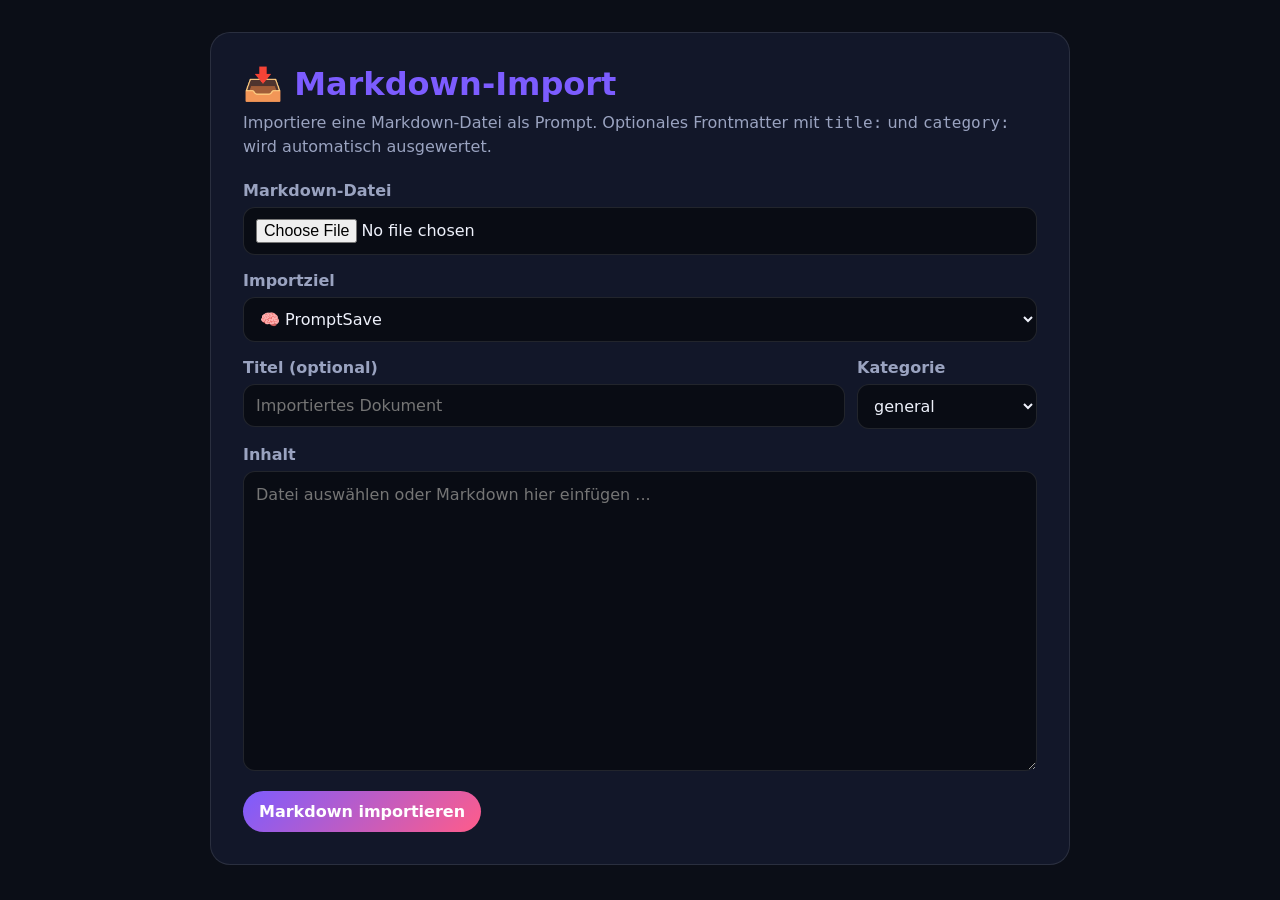
<file: app/modules/markdown-import.html>
<!DOCTYPE html>
<html lang="de">
<head>
  <meta charset="UTF-8">
  <meta name="viewport" content="width=device-width, initial-scale=1.0">
  <title>Markdown-Import</title>
  <style>
    :root { --bg:#0b0e17; --panel:#121729; --text:#eef1fb; --muted:#9aa3c0; --border:rgba(255,255,255,.1); --accent:#7c5cff; }
    * { box-sizing:border-box; }
    body { margin:0; padding:clamp(12px,4vw,32px); background:var(--bg); color:var(--text); font:16px system-ui,sans-serif; }
    .card { max-width:860px; margin:auto; padding:clamp(18px,4vw,32px); background:var(--panel); border:1px solid var(--border); border-radius:20px; }
    h1 { margin:0 0 8px; color:var(--accent); font-size:clamp(1.35rem,4vw,2rem); }
    p { color:var(--muted); margin:0 0 22px; line-height:1.5; }
    label { display:block; margin:16px 0 7px; color:var(--muted); font-weight:600; }
    input, select, textarea { width:100%; padding:11px 12px; border:1px solid var(--border); border-radius:12px; background:#090c14; color:var(--text); font:inherit; }
    textarea { min-height:300px; resize:vertical; line-height:1.45; }
    .row { display:grid; grid-template-columns:1fr 180px; gap:12px; }
    .actions { display:flex; gap:10px; align-items:center; flex-wrap:wrap; margin-top:16px; }
    button { padding:11px 16px; border:0; border-radius:999px; background:linear-gradient(135deg,#7c5cff,#ff5c8a); color:white; cursor:pointer; font:inherit; font-weight:600; }
    #status { color:var(--muted); }
    @media (max-width:600px) { .row { grid-template-columns:1fr; } textarea { min-height:240px; } }
  </style>
</head>
<body>
  <main class="card">
    <h1>📥 Markdown-Import</h1>
    <p>Importiere eine Markdown-Datei als Prompt. Optionales Frontmatter mit <code>title:</code> und <code>category:</code> wird automatisch ausgewertet.</p>
    <label for="mdFile">Markdown-Datei</label>
    <input id="mdFile" type="file" accept=".md,.markdown,text/markdown">
    <label for="targetInput">Importziel</label>
    <select id="targetInput">
      <option value="prompts">🧠 PromptSave</option>
      <option value="items">🔥 HotStuff</option>
    </select>
    <div class="row">
      <div>
        <label for="titleInput">Titel (optional)</label>
        <input id="titleInput" type="text" placeholder="Importiertes Dokument">
      </div>
      <div>
        <label for="categoryInput">Kategorie</label>
        <select id="categoryInput">
          <option value="general">general</option>
          <option value="gemini">gemini</option>
          <option value="chatgpt">chatgpt</option>
        </select>
      </div>
    </div>
    <label for="mdContent">Inhalt</label>
    <textarea id="mdContent" placeholder="Datei auswählen oder Markdown hier einfügen ..."></textarea>
    <div class="actions">
      <button id="importBtn" type="button">Markdown importieren</button>
      <span id="status" role="status"></span>
    </div>
  </main>
  <script>
    const API_URL = new URL('../api.php', window.location.href).toString();
    const passwordCookie = document.cookie.split('; ').find(value => value.startsWith('hotlinkstuff_pw='));
    const password = passwordCookie ? decodeURIComponent(passwordCookie.slice('hotlinkstuff_pw='.length)) : '';
    const fileInput = document.getElementById('mdFile');
    const contentInput = document.getElementById('mdContent');
    const titleInput = document.getElementById('titleInput');
    const categoryInput = document.getElementById('categoryInput');
    const targetInput = document.getElementById('targetInput');
    const status = document.getElementById('status');

    fileInput.addEventListener('change', async () => {
      const file = fileInput.files[0];
      if (file) contentInput.value = await file.text();
    });

    function readFrontmatter(content) {
      const match = content.match(/^---\s*\n([\s\S]*?)\n---\s*/);
      if (!match) return { content, title: '', category: '' };
      const title = (match[1].match(/^title:\s*(.+)$/m) || [,''])[1].trim();
      const category = (match[1].match(/^category:\s*(.+)$/m) || [,''])[1].trim().toLowerCase();
      return { content: content.slice(match[0].length).trim(), title, category };
    }

    document.getElementById('importBtn').addEventListener('click', async () => {
      const parsed = readFrontmatter(contentInput.value.trim());
      const title = titleInput.value.trim() || parsed.title || 'Importiertes Dokument';
      const isHotstuff = targetInput.value === 'items';
      const category = isHotstuff
        ? (['text', 'image', 'link'].includes(parsed.category) ? parsed.category : 'text')
        : (['general', 'gemini', 'chatgpt'].includes(parsed.category) ? parsed.category : categoryInput.value);
      if (!parsed.content) { status.textContent = 'Bitte Inhalt eingeben oder Datei wählen.'; return; }
      status.textContent = 'Import läuft ...';
      try {
        const response = await fetch(API_URL, {
          method: 'POST',
          credentials: 'same-origin',
          cache: 'no-store',
          headers: { 'Content-Type': 'application/json' },
          body: JSON.stringify({
            resource: targetInput.value,
            action: 'create',
            password,
            [isHotstuff ? 'item' : 'prompt']: isHotstuff
              ? { title, category, content: parsed.content, link: '', image: '' }
              : { title, content: parsed.content, category }
          })
        });
        const result = await response.json();
        if (!response.ok || !result.success) throw new Error(result.message || `HTTP ${response.status}`);
        status.textContent = 'Erfolgreich importiert.';
        contentInput.value = '';
        fileInput.value = '';
      } catch (error) {
        status.textContent = `Import fehlgeschlagen: ${error.message}`;
      }
    });
  </script>
</body>
</html>
</file>
